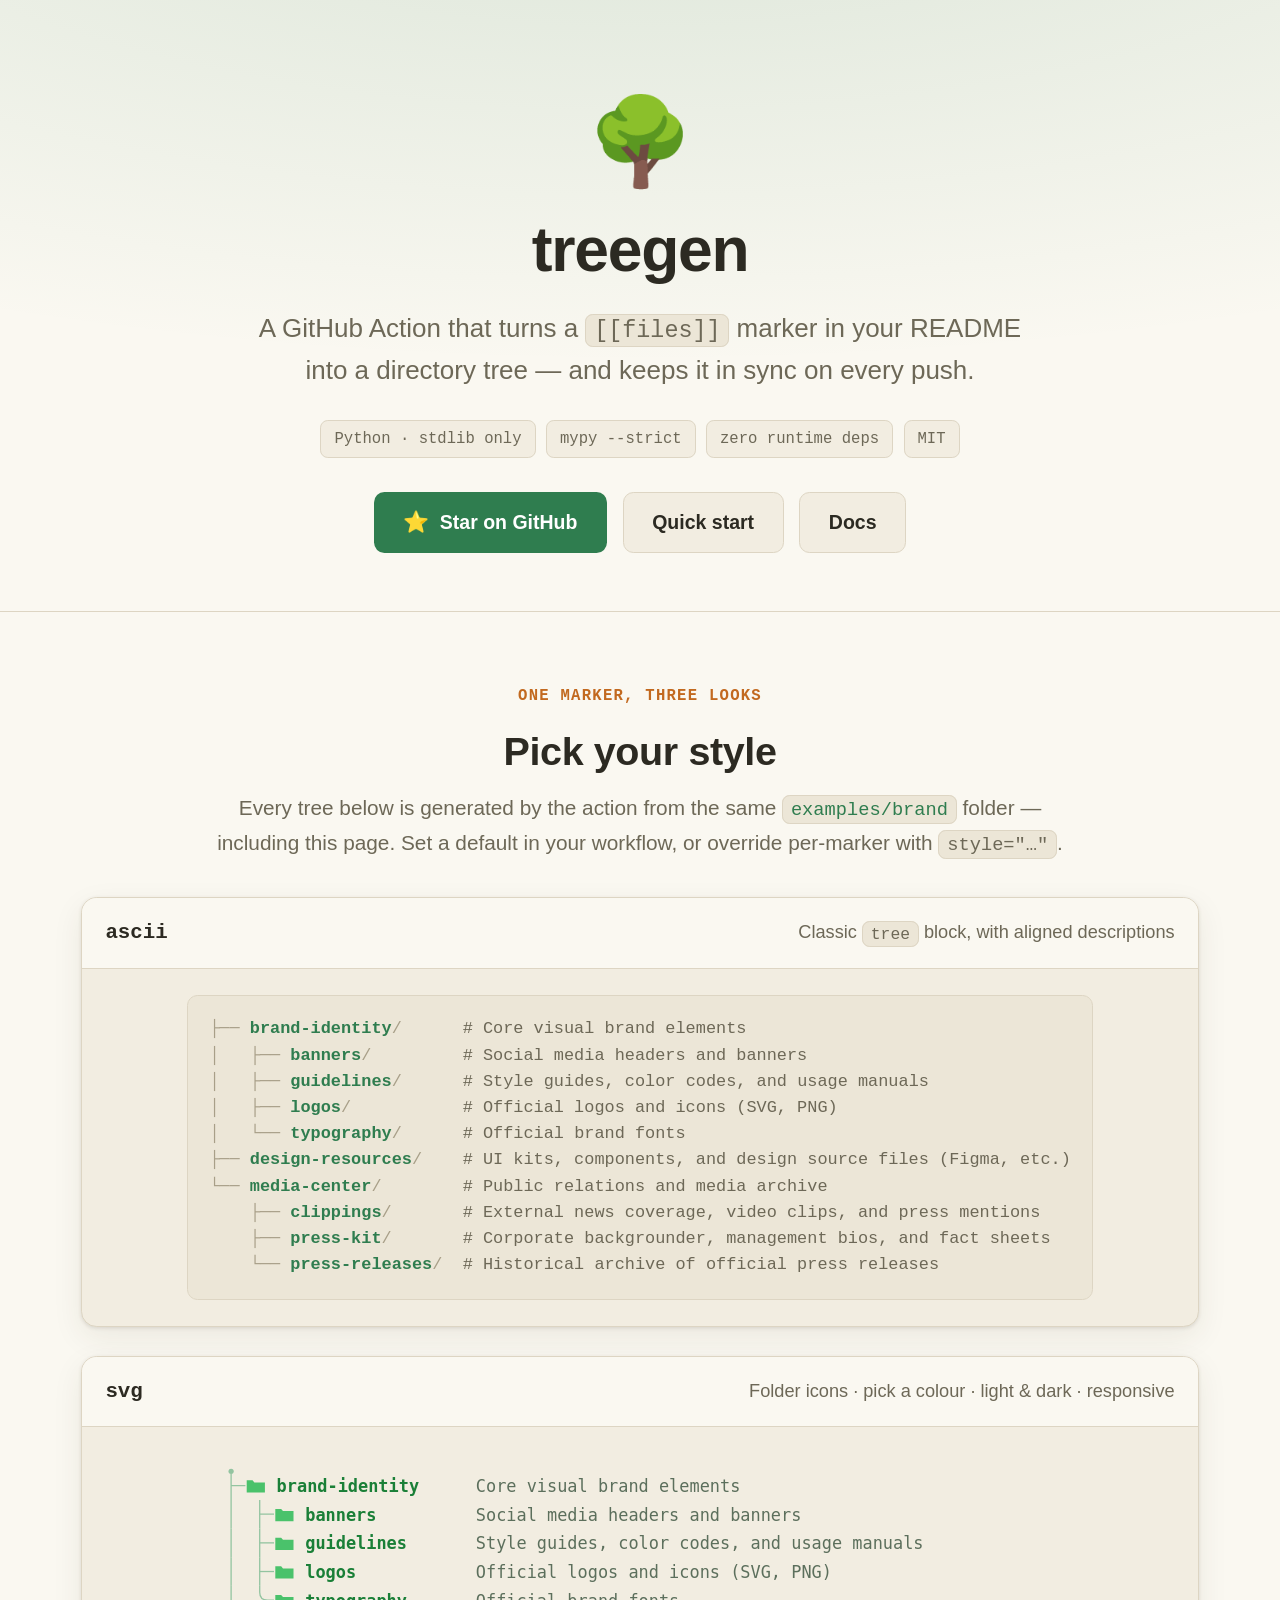
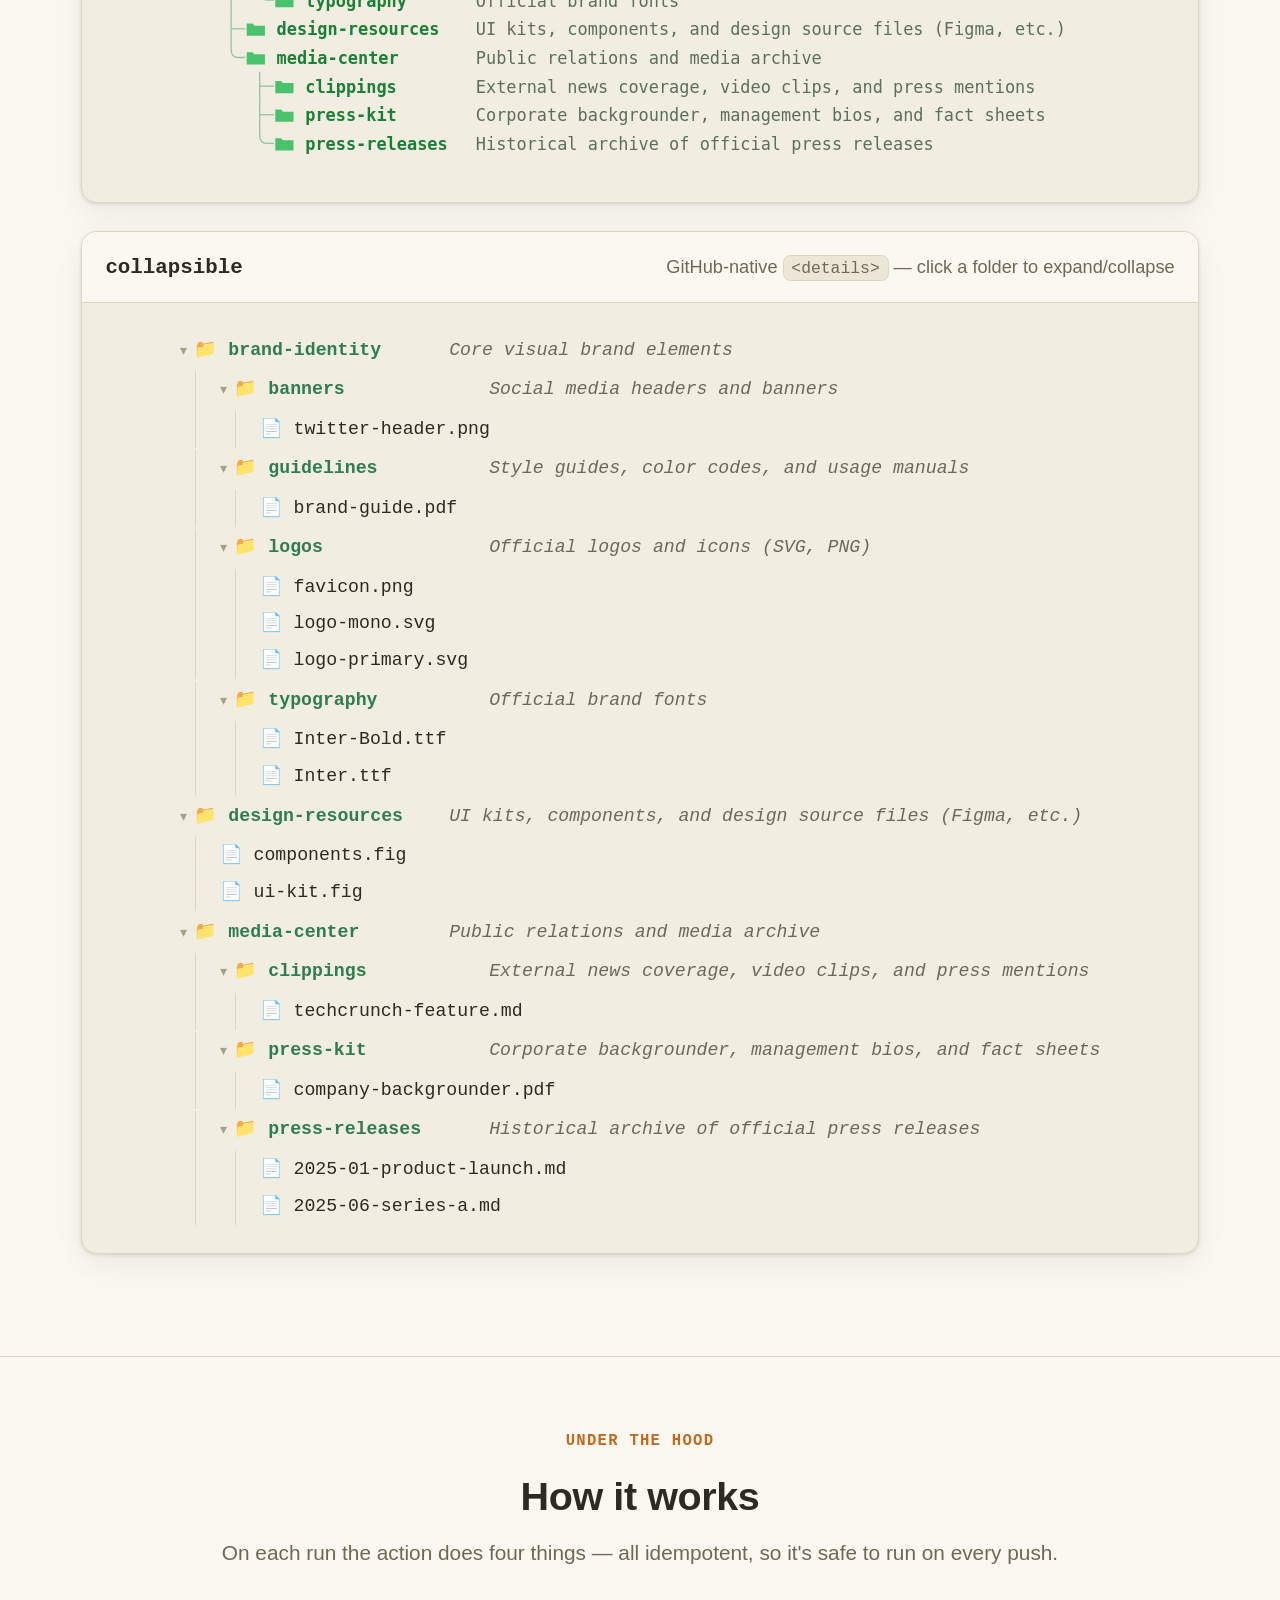
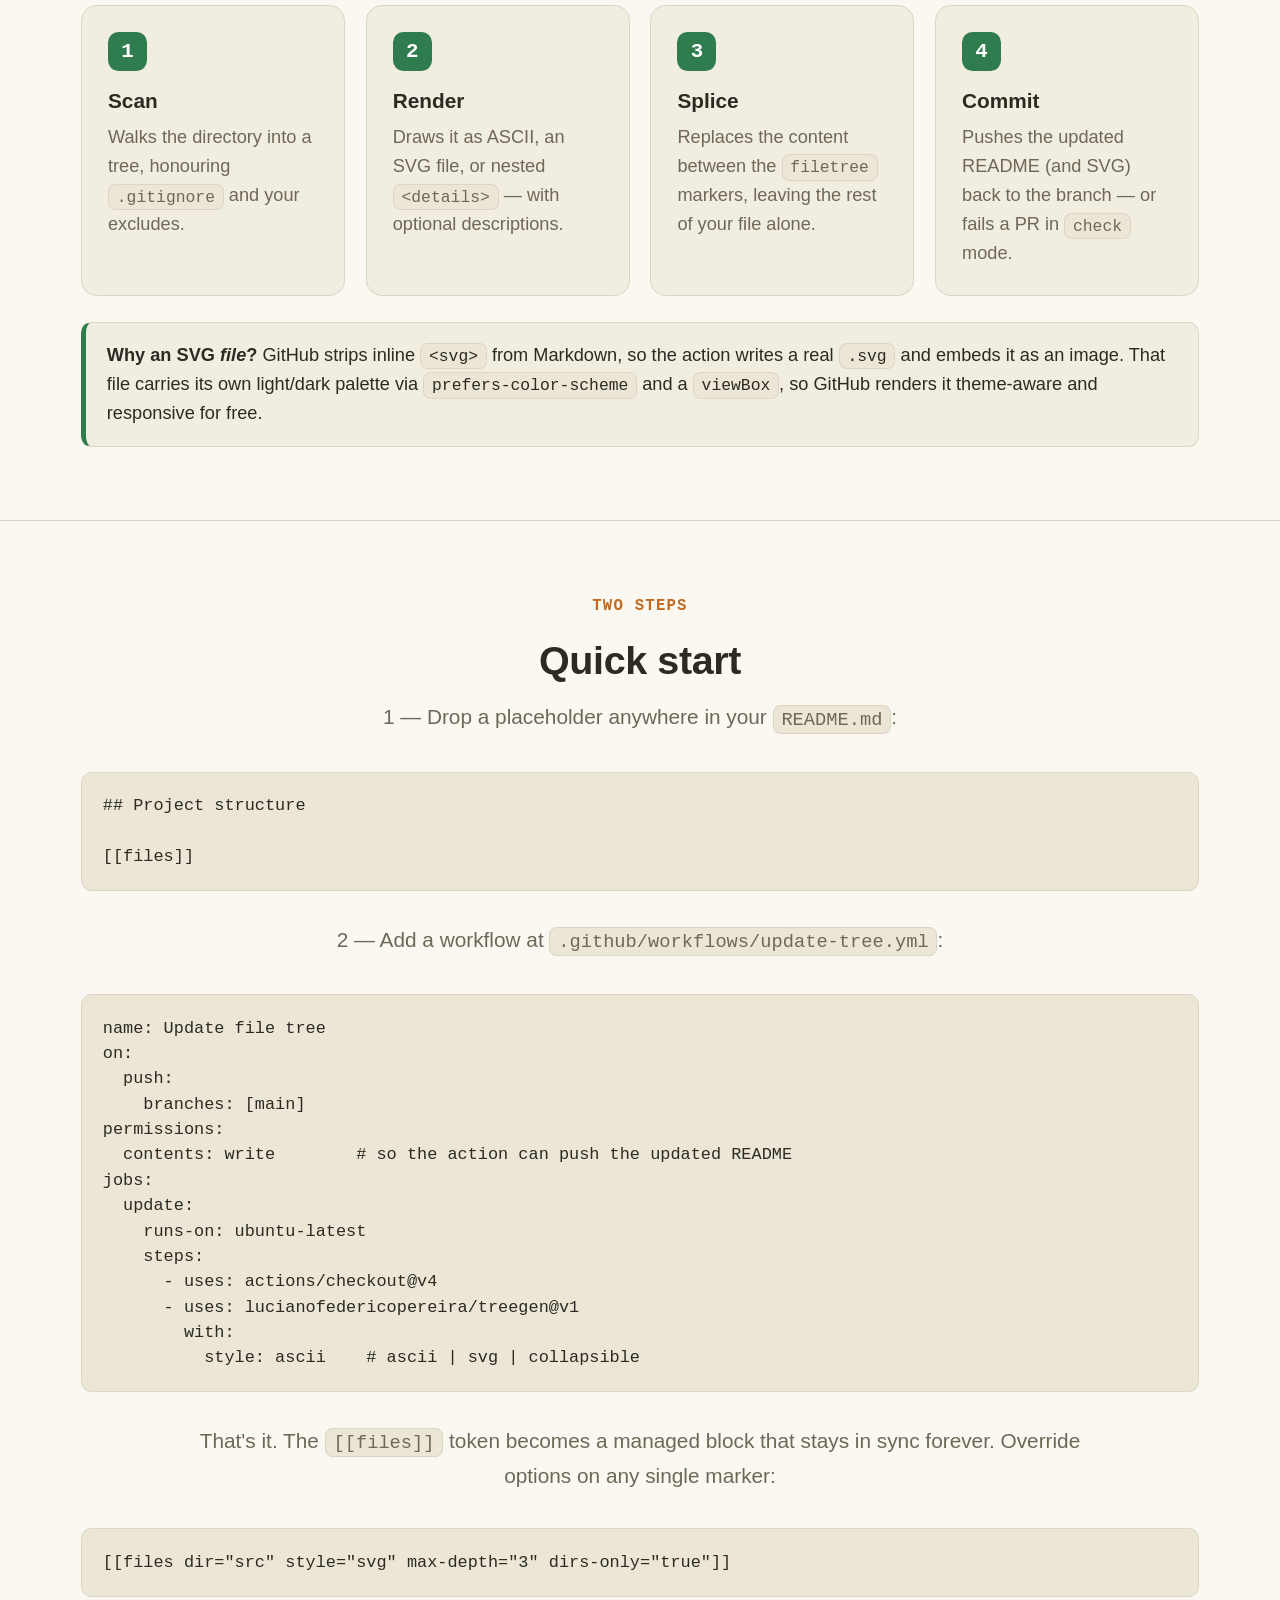
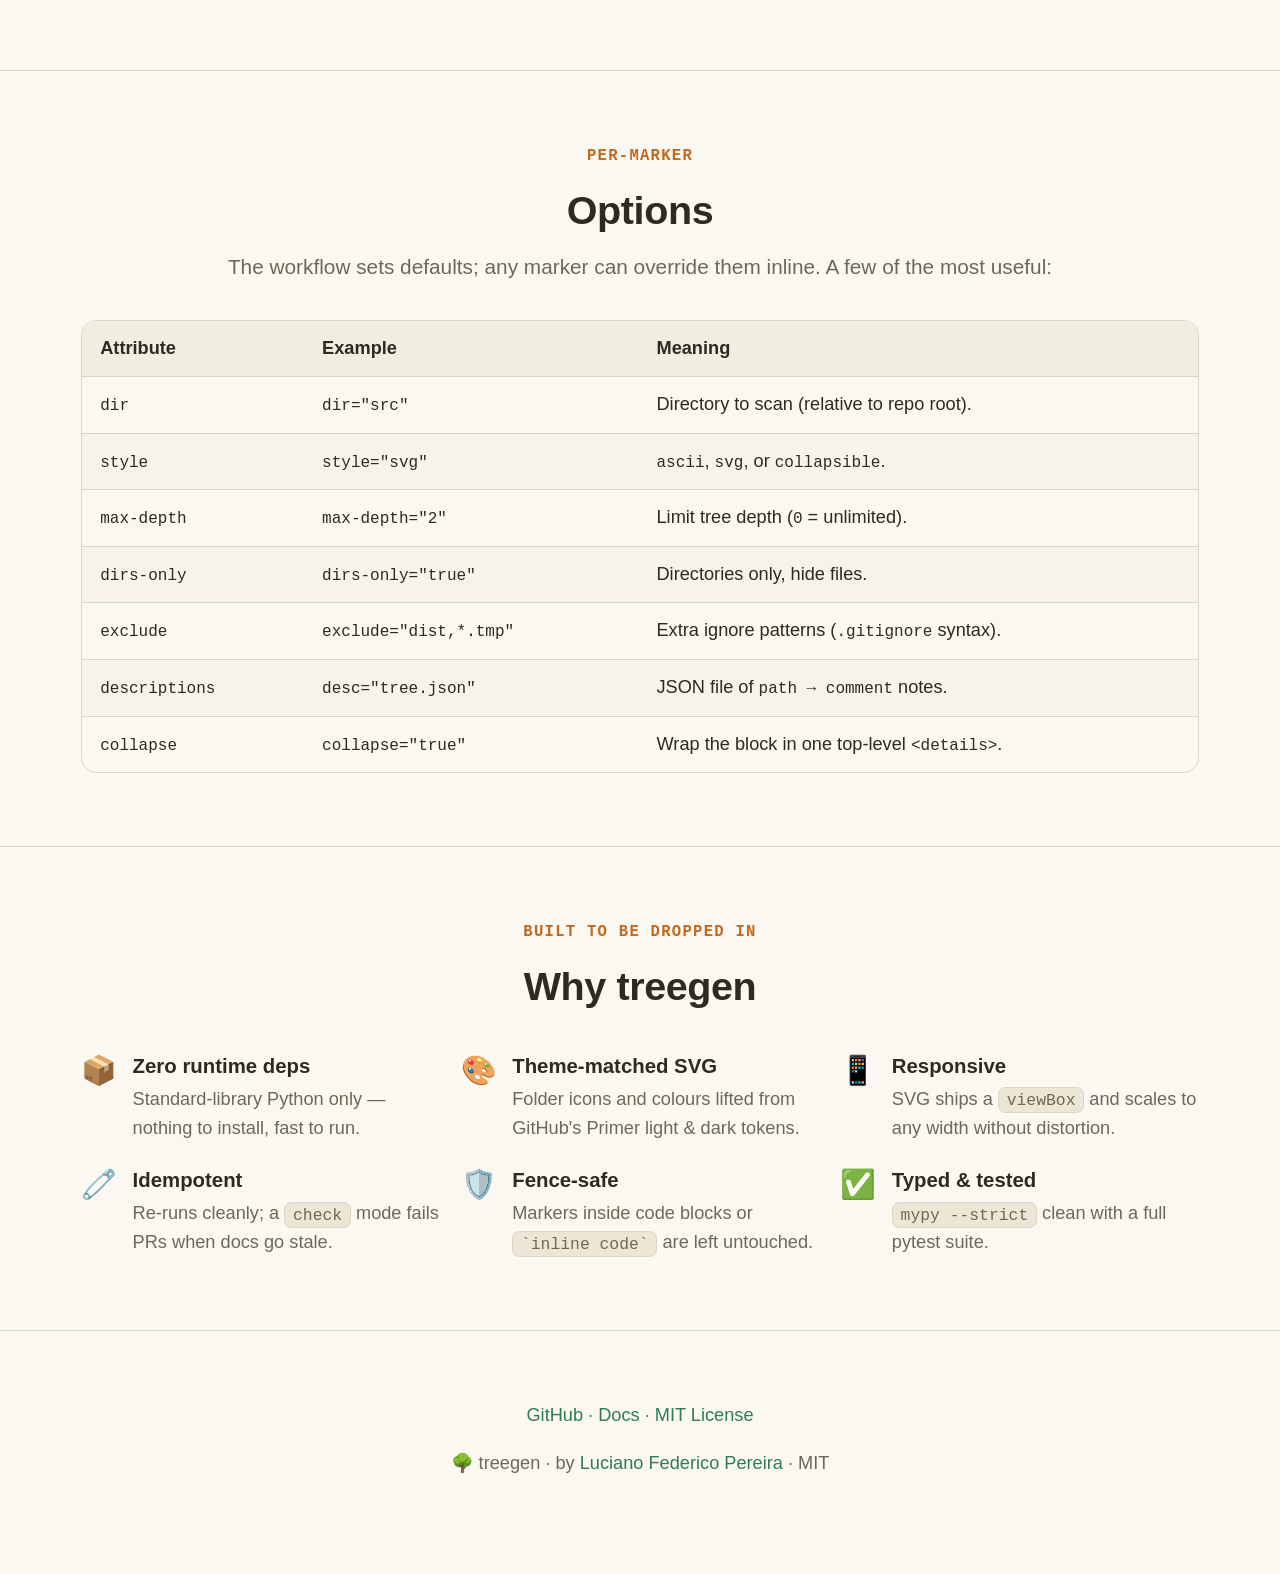
<file: index.html>
<!doctype html>
<html lang="en">
<head>
<meta charset="utf-8" />
<meta name="viewport" content="width=device-width, initial-scale=1" />
<meta name="color-scheme" content="light dark" />
<title>treegen — File Tree README Action</title>
<meta name="description" content="A GitHub Action that turns a [[files]] marker into a directory tree — ASCII, a themeable SVG with folder icons, or a collapsible details tree." />
<link rel="stylesheet" href="assets/site.css" />
</head>
<body>

<header class="hero">
  <div class="wrap">
    <div class="logo">🌳</div>
    <h1>treegen</h1>
    <p class="tagline">
      A GitHub Action that turns a <code class="inline">[[files]]</code> marker in your
      README into a directory tree — and keeps it in sync on every push.
    </p>
    <div class="badges">
      <span class="badge">Python · stdlib only</span>
      <span class="badge">mypy --strict</span>
      <span class="badge">zero runtime deps</span>
      <span class="badge">MIT</span>
    </div>
    <div class="cta">
      <a class="btn primary" href="https://github.com/lucianofedericopereira/treegen">
        <span class="star">⭐</span> Star on GitHub
      </a>
      <a class="btn ghost" href="#quick-start">Quick start</a>
      <a class="btn ghost" href="docs.html">Docs</a>
    </div>
  </div>
</header>

<section id="variants">
  <div class="wrap">
    <div class="eyebrow">One marker, three looks</div>
    <h2>Pick your style</h2>
    <p class="section-lead">
      Every tree below is generated by the action from the same
      <a href="https://github.com/lucianofedericopereira/treegen/tree/main/examples/brand"><code class="inline">examples/brand</code></a>
      folder — including this page. Set a default in your workflow, or override
      per-marker with <code class="inline">style="…"</code>.
    </p>

    <!-- ASCII -->
    <div class="variant">
      <div class="head">
        <span class="name">ascii</span>
        <span class="desc">Classic <code class="inline">tree</code> block, with aligned descriptions</span>
      </div>
      <div class="body">
<!-- filetree:start dir="examples/brand" descriptions="examples/brand/.filetree.json" dirs-only="true" -->
<pre class="filetree-ascii"><span class="ft-branch">├── </span><span class="ft-dir">brand-identity</span><span class="ft-slash">/</span>      <span class="ft-comment"># Core visual brand elements</span>
<span class="ft-branch">│   ├── </span><span class="ft-dir">banners</span><span class="ft-slash">/</span>         <span class="ft-comment"># Social media headers and banners</span>
<span class="ft-branch">│   ├── </span><span class="ft-dir">guidelines</span><span class="ft-slash">/</span>      <span class="ft-comment"># Style guides, color codes, and usage manuals</span>
<span class="ft-branch">│   ├── </span><span class="ft-dir">logos</span><span class="ft-slash">/</span>           <span class="ft-comment"># Official logos and icons (SVG, PNG)</span>
<span class="ft-branch">│   └── </span><span class="ft-dir">typography</span><span class="ft-slash">/</span>      <span class="ft-comment"># Official brand fonts</span>
<span class="ft-branch">├── </span><span class="ft-dir">design-resources</span><span class="ft-slash">/</span>    <span class="ft-comment"># UI kits, components, and design source files (Figma, etc.)</span>
<span class="ft-branch">└── </span><span class="ft-dir">media-center</span><span class="ft-slash">/</span>        <span class="ft-comment"># Public relations and media archive</span>
<span class="ft-branch">    ├── </span><span class="ft-dir">clippings</span><span class="ft-slash">/</span>       <span class="ft-comment"># External news coverage, video clips, and press mentions</span>
<span class="ft-branch">    ├── </span><span class="ft-dir">press-kit</span><span class="ft-slash">/</span>       <span class="ft-comment"># Corporate backgrounder, management bios, and fact sheets</span>
<span class="ft-branch">    └── </span><span class="ft-dir">press-releases</span><span class="ft-slash">/</span>  <span class="ft-comment"># Historical archive of official press releases</span></pre>
<!-- filetree:end -->
      </div>
    </div>

    <!-- SVG -->
    <div class="variant">
      <div class="head">
        <span class="name">svg</span>
        <span class="desc">Folder icons · pick a colour · light &amp; dark · responsive</span>
      </div>
      <div class="body">
<!-- filetree:start dir="examples/brand" descriptions="examples/brand/.filetree.json" dirs-only="true" style="svg" color="green" background="transparent" svg-output="assets/example-tree-green.svg" title="Brand assets" -->
<img class="filetree-svg" src="assets/example-tree-green.svg" alt="Brand assets" />
<!-- filetree:end -->
      </div>
    </div>

    <!-- COLLAPSIBLE -->
    <div class="variant">
      <div class="head">
        <span class="name">collapsible</span>
        <span class="desc">GitHub-native <code class="inline">&lt;details&gt;</code> — click a folder to expand/collapse</span>
      </div>
      <div class="body">
        <div class="tree-details">
<!-- filetree:start dir="examples/brand" descriptions="examples/brand/.filetree.json" exclude=".filetree.json" style="collapsible" -->
<details open>
<summary><span class="ft-name">📁 <strong>brand-identity</strong></span> <em class="ft-note">Core visual brand elements</em></summary>
  <details open>
  <summary><span class="ft-name">📁 <strong>banners</strong></span> <em class="ft-note">Social media headers and banners</em></summary>
    <ul>
      <li><span class="ft-name">📄 twitter-header.png</span></li>
    </ul>
  </details>
  <details open>
  <summary><span class="ft-name">📁 <strong>guidelines</strong></span> <em class="ft-note">Style guides, color codes, and usage manuals</em></summary>
    <ul>
      <li><span class="ft-name">📄 brand-guide.pdf</span></li>
    </ul>
  </details>
  <details open>
  <summary><span class="ft-name">📁 <strong>logos</strong></span> <em class="ft-note">Official logos and icons (SVG, PNG)</em></summary>
    <ul>
      <li><span class="ft-name">📄 favicon.png</span></li>
      <li><span class="ft-name">📄 logo-mono.svg</span></li>
      <li><span class="ft-name">📄 logo-primary.svg</span></li>
    </ul>
  </details>
  <details open>
  <summary><span class="ft-name">📁 <strong>typography</strong></span> <em class="ft-note">Official brand fonts</em></summary>
    <ul>
      <li><span class="ft-name">📄 Inter-Bold.ttf</span></li>
      <li><span class="ft-name">📄 Inter.ttf</span></li>
    </ul>
  </details>
</details>
<details open>
<summary><span class="ft-name">📁 <strong>design-resources</strong></span> <em class="ft-note">UI kits, components, and design source files (Figma, etc.)</em></summary>
  <ul>
    <li><span class="ft-name">📄 components.fig</span></li>
    <li><span class="ft-name">📄 ui-kit.fig</span></li>
  </ul>
</details>
<details open>
<summary><span class="ft-name">📁 <strong>media-center</strong></span> <em class="ft-note">Public relations and media archive</em></summary>
  <details open>
  <summary><span class="ft-name">📁 <strong>clippings</strong></span> <em class="ft-note">External news coverage, video clips, and press mentions</em></summary>
    <ul>
      <li><span class="ft-name">📄 techcrunch-feature.md</span></li>
    </ul>
  </details>
  <details open>
  <summary><span class="ft-name">📁 <strong>press-kit</strong></span> <em class="ft-note">Corporate backgrounder, management bios, and fact sheets</em></summary>
    <ul>
      <li><span class="ft-name">📄 company-backgrounder.pdf</span></li>
    </ul>
  </details>
  <details open>
  <summary><span class="ft-name">📁 <strong>press-releases</strong></span> <em class="ft-note">Historical archive of official press releases</em></summary>
    <ul>
      <li><span class="ft-name">📄 2025-01-product-launch.md</span></li>
      <li><span class="ft-name">📄 2025-06-series-a.md</span></li>
    </ul>
  </details>
</details>
<!-- filetree:end -->
        </div>
      </div>
    </div>
  </div>
</section>

<section id="how">
  <div class="wrap">
    <div class="eyebrow">Under the hood</div>
    <h2>How it works</h2>
    <p class="section-lead">On each run the action does four things — all idempotent, so it's safe to run on every push.</p>
    <div class="steps">
      <div class="step">
        <div class="n">1</div>
        <h3>Scan</h3>
        <p>Walks the directory into a tree, honouring <code class="inline">.gitignore</code> and your excludes.</p>
      </div>
      <div class="step">
        <div class="n">2</div>
        <h3>Render</h3>
        <p>Draws it as ASCII, an SVG file, or nested <code class="inline">&lt;details&gt;</code> — with optional descriptions.</p>
      </div>
      <div class="step">
        <div class="n">3</div>
        <h3>Splice</h3>
        <p>Replaces the content between the <code class="inline">filetree</code> markers, leaving the rest of your file alone.</p>
      </div>
      <div class="step">
        <div class="n">4</div>
        <h3>Commit</h3>
        <p>Pushes the updated README (and SVG) back to the branch — or fails a PR in <code class="inline">check</code> mode.</p>
      </div>
    </div>
    <div class="callout">
      <strong>Why an SVG <em>file</em>?</strong> GitHub strips inline <code class="inline">&lt;svg&gt;</code> from Markdown,
      so the action writes a real <code class="inline">.svg</code> and embeds it as an image. That file carries its own
      light/dark palette via <code class="inline">prefers-color-scheme</code> and a <code class="inline">viewBox</code>,
      so GitHub renders it theme-aware and responsive for free.
    </div>
  </div>
</section>

<section id="quick-start">
  <div class="wrap">
    <div class="eyebrow">Two steps</div>
    <h2>Quick start</h2>
    <p class="section-lead">1 — Drop a placeholder anywhere in your <code class="inline">README.md</code>:</p>
<pre>## Project structure

[[files]]</pre>
    <p class="section-lead" style="margin-top:24px">2 — Add a workflow at <code class="inline">.github/workflows/update-tree.yml</code>:</p>
<pre>name: Update file tree
on:
  push:
    branches: [main]
permissions:
  contents: write        # so the action can push the updated README
jobs:
  update:
    runs-on: ubuntu-latest
    steps:
      - uses: actions/checkout@v4
      - uses: lucianofedericopereira/treegen@v1
        with:
          style: ascii    # ascii | svg | collapsible</pre>
    <p class="section-lead" style="margin-top:24px">
      That's it. The <code class="inline">[[files]]</code> token becomes a managed block that stays in sync forever.
      Override options on any single marker:
    </p>
<pre>[[files dir="src" style="svg" max-depth="3" dirs-only="true"]]</pre>
  </div>
</section>

<section id="options">
  <div class="wrap">
    <div class="eyebrow">Per-marker</div>
    <h2>Options</h2>
    <p class="section-lead">The workflow sets defaults; any marker can override them inline. A few of the most useful:</p>
    <div class="table-scroll">
      <table>
        <thead>
          <tr><th>Attribute</th><th>Example</th><th>Meaning</th></tr>
        </thead>
        <tbody>
          <tr><td><code>dir</code></td><td><code>dir="src"</code></td><td>Directory to scan (relative to repo root).</td></tr>
          <tr><td><code>style</code></td><td><code>style="svg"</code></td><td><code>ascii</code>, <code>svg</code>, or <code>collapsible</code>.</td></tr>
          <tr><td><code>max-depth</code></td><td><code>max-depth="2"</code></td><td>Limit tree depth (<code>0</code> = unlimited).</td></tr>
          <tr><td><code>dirs-only</code></td><td><code>dirs-only="true"</code></td><td>Directories only, hide files.</td></tr>
          <tr><td><code>exclude</code></td><td><code>exclude="dist,*.tmp"</code></td><td>Extra ignore patterns (<code>.gitignore</code> syntax).</td></tr>
          <tr><td><code>descriptions</code></td><td><code>desc="tree.json"</code></td><td>JSON file of <code>path → comment</code> notes.</td></tr>
          <tr><td><code>collapse</code></td><td><code>collapse="true"</code></td><td>Wrap the block in one top-level <code>&lt;details&gt;</code>.</td></tr>
        </tbody>
      </table>
    </div>
  </div>
</section>

<section id="features">
  <div class="wrap">
    <div class="eyebrow">Built to be dropped in</div>
    <h2>Why treegen</h2>
    <div class="features" style="margin-top:24px">
      <div class="feature"><div class="ic">📦</div><div><h3>Zero runtime deps</h3><p>Standard-library Python only — nothing to install, fast to run.</p></div></div>
      <div class="feature"><div class="ic">🎨</div><div><h3>Theme-matched SVG</h3><p>Folder icons and colours lifted from GitHub's Primer light &amp; dark tokens.</p></div></div>
      <div class="feature"><div class="ic">📱</div><div><h3>Responsive</h3><p>SVG ships a <code class="inline">viewBox</code> and scales to any width without distortion.</p></div></div>
      <div class="feature"><div class="ic">🧷</div><div><h3>Idempotent</h3><p>Re-runs cleanly; a <code class="inline">check</code> mode fails PRs when docs go stale.</p></div></div>
      <div class="feature"><div class="ic">🛡️</div><div><h3>Fence-safe</h3><p>Markers inside code blocks or <code class="inline">`inline code`</code> are left untouched.</p></div></div>
      <div class="feature"><div class="ic">✅</div><div><h3>Typed &amp; tested</h3><p><code class="inline">mypy --strict</code> clean with a full pytest suite.</p></div></div>
    </div>
  </div>
</section>

<footer>
  <div class="wrap">
    <p>
      <a href="https://github.com/lucianofedericopereira/treegen">GitHub</a> ·
      <a href="docs.html">Docs</a> ·
      <a href="https://github.com/lucianofedericopereira/treegen/blob/main/LICENSE">MIT License</a>
    </p>
    <p class="muted">🌳 treegen · by <a href="https://github.com/lucianofedericopereira">Luciano Federico Pereira</a> · MIT</p>
  </div>
</footer>

</body>
</html>
</file>
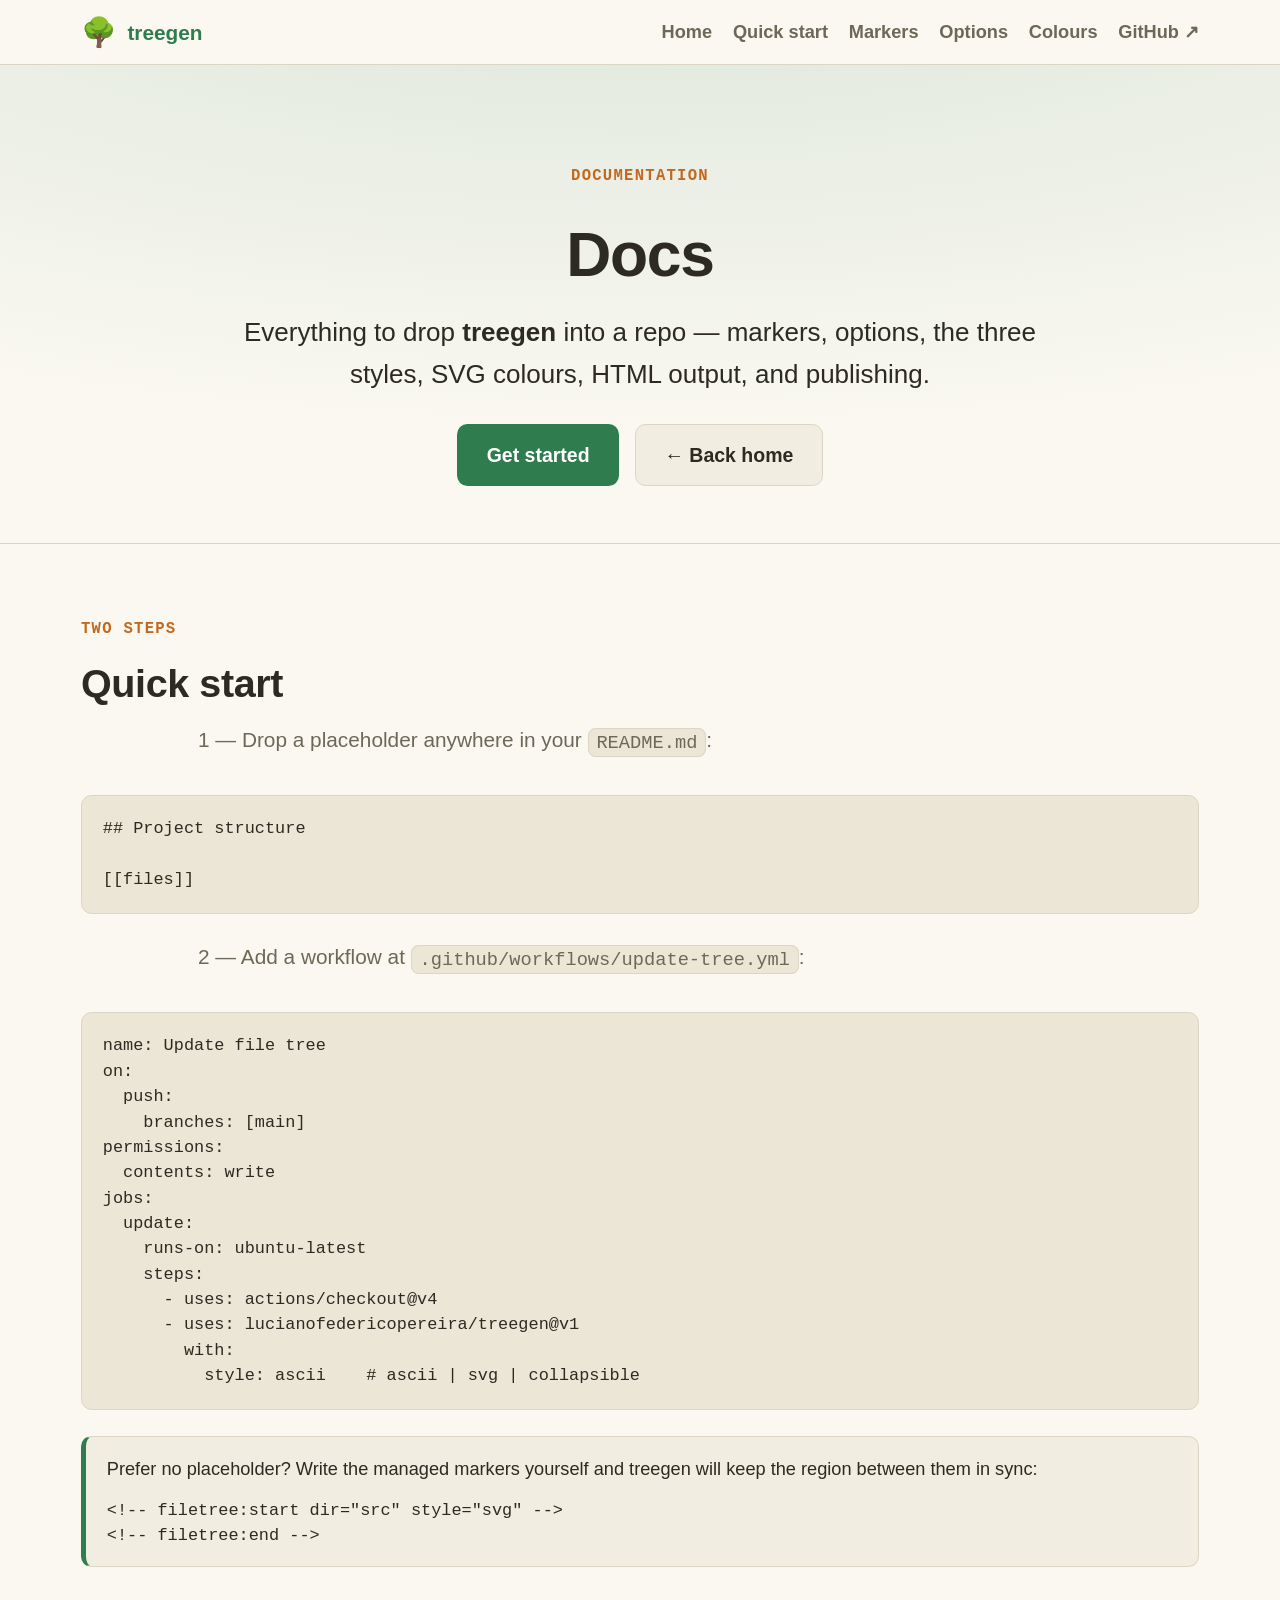
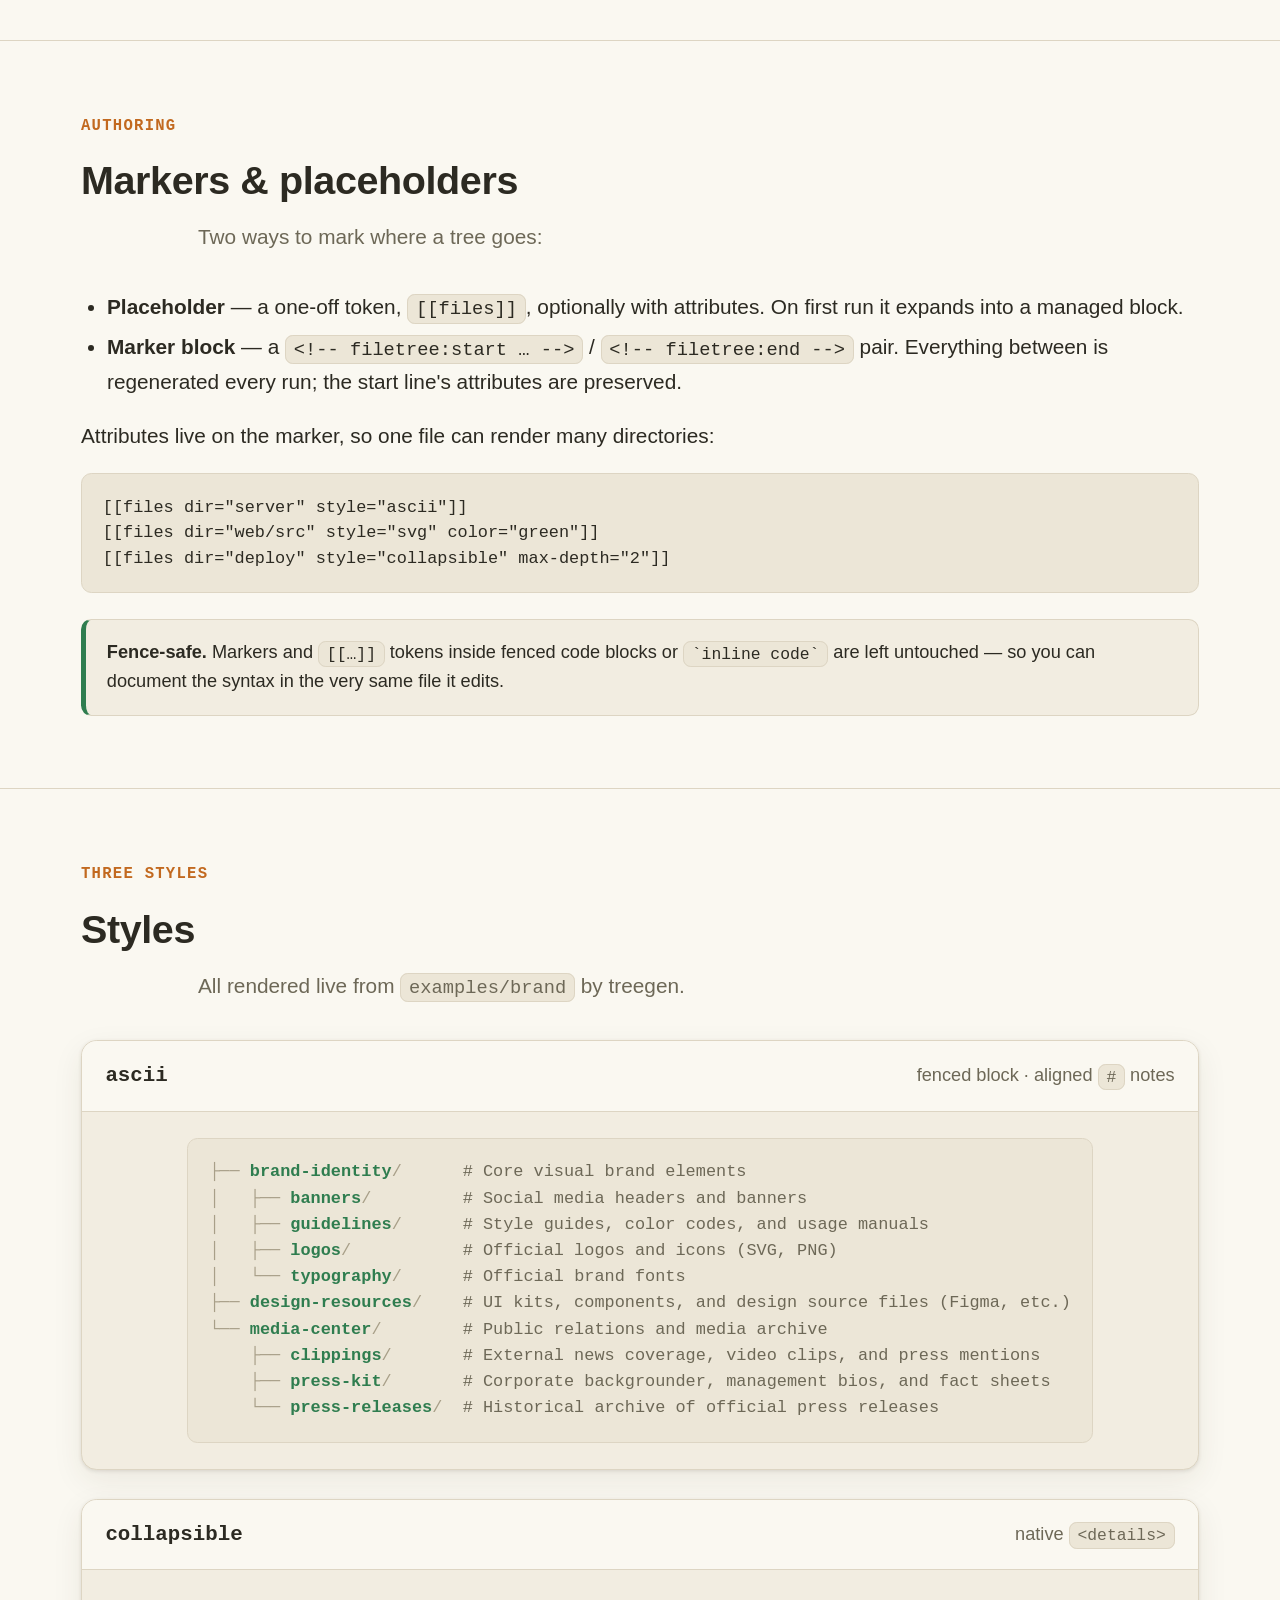
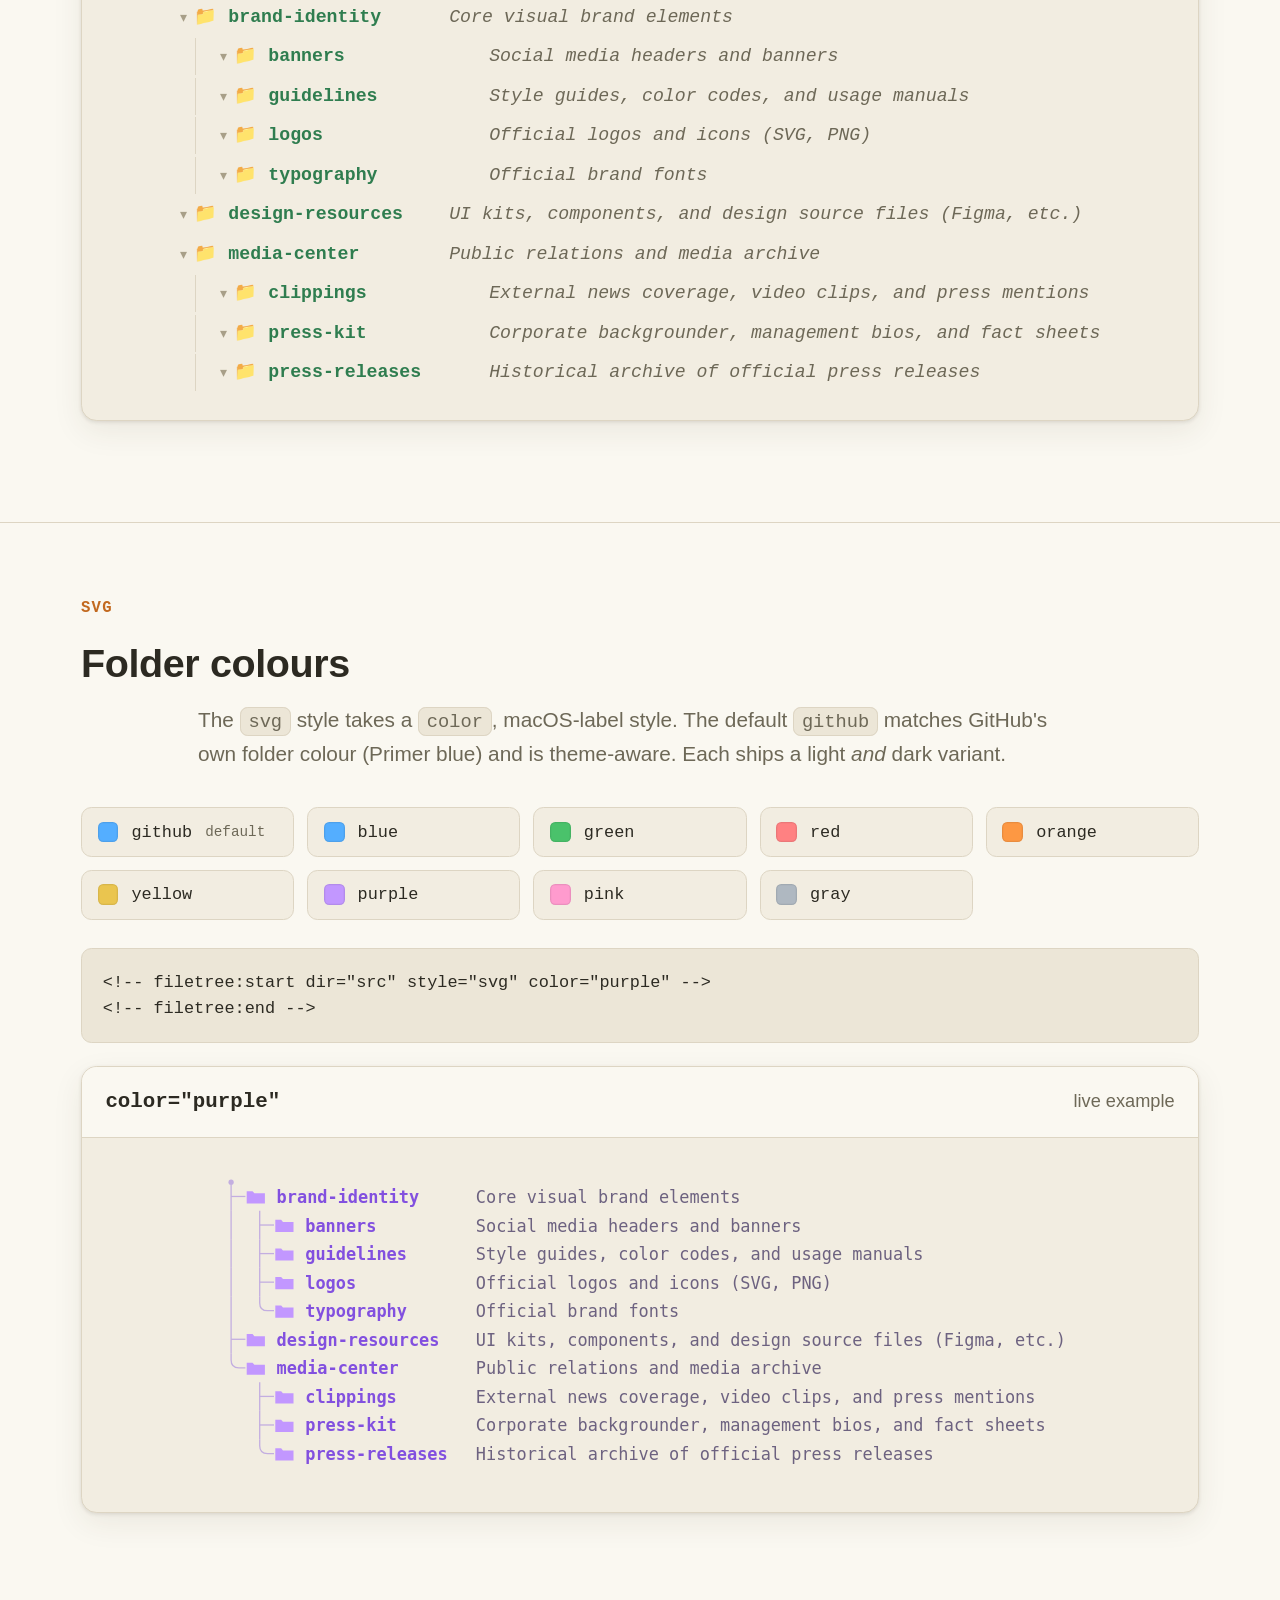
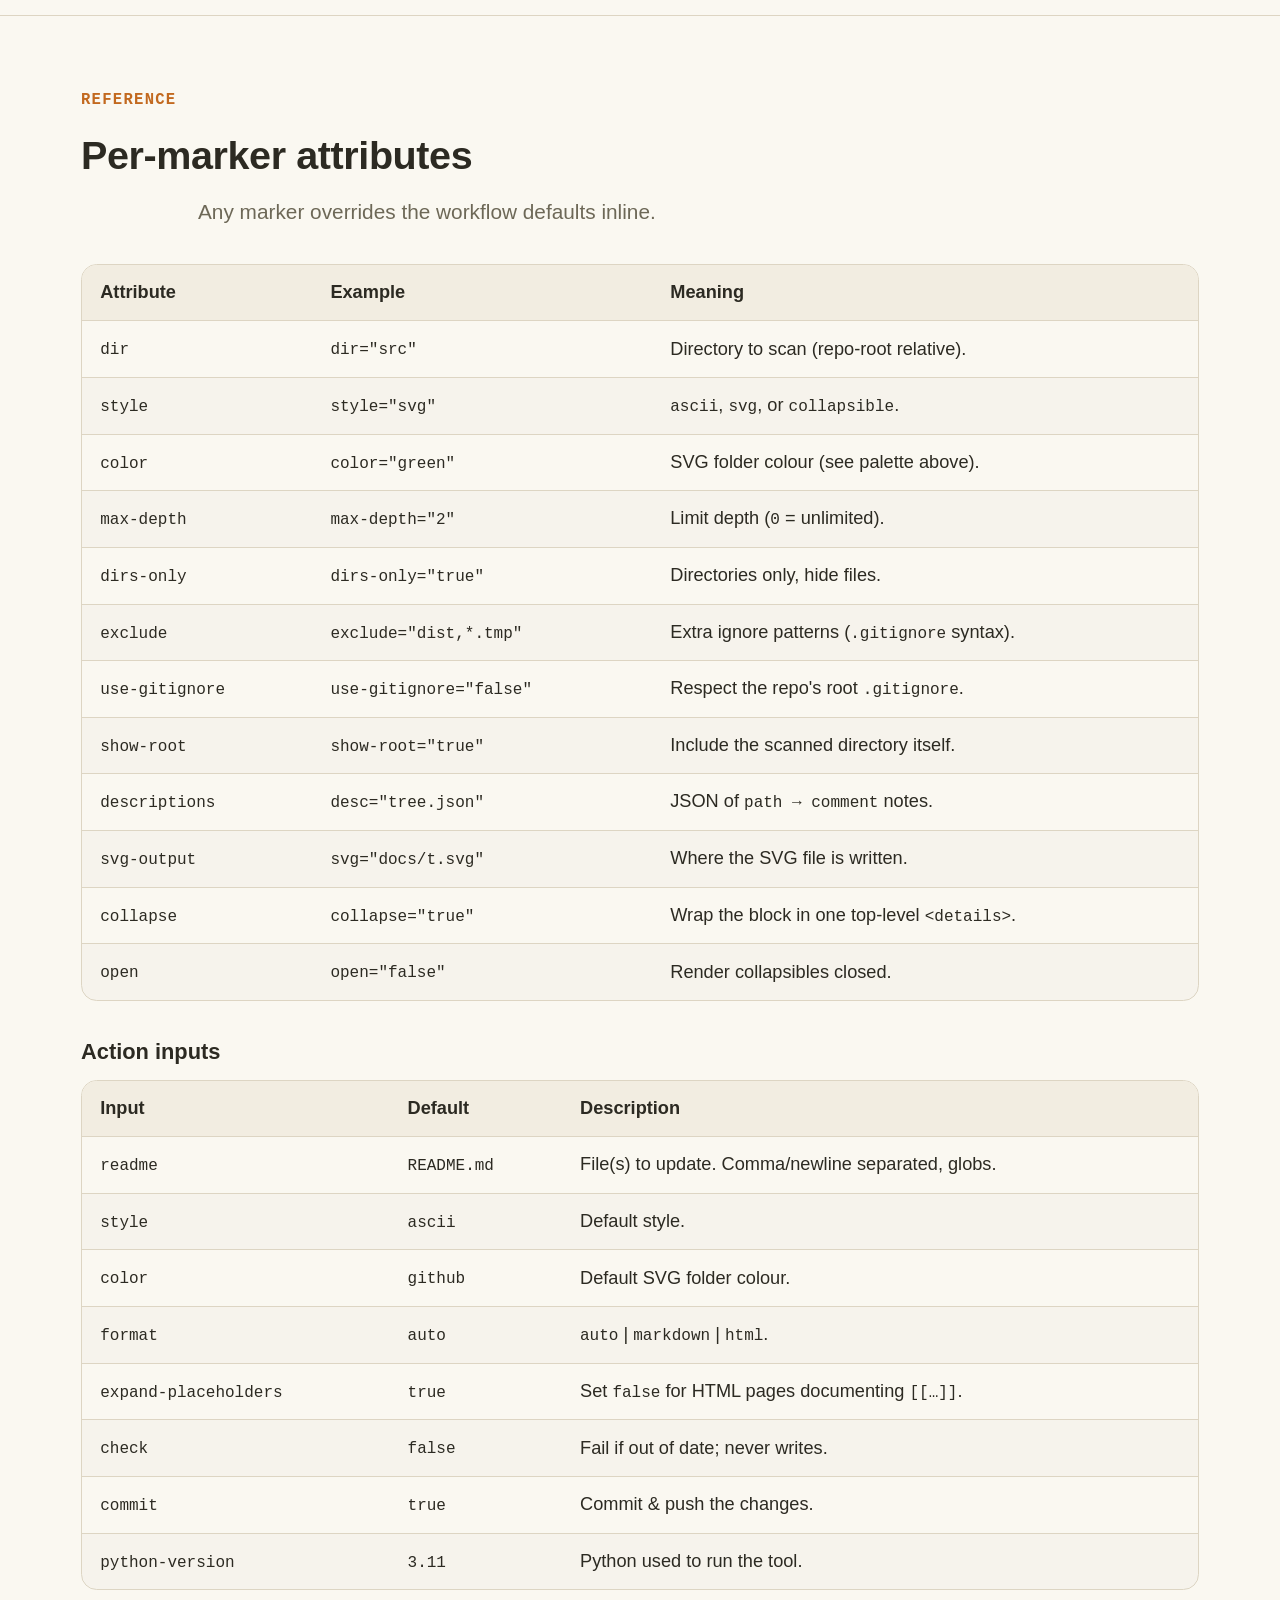
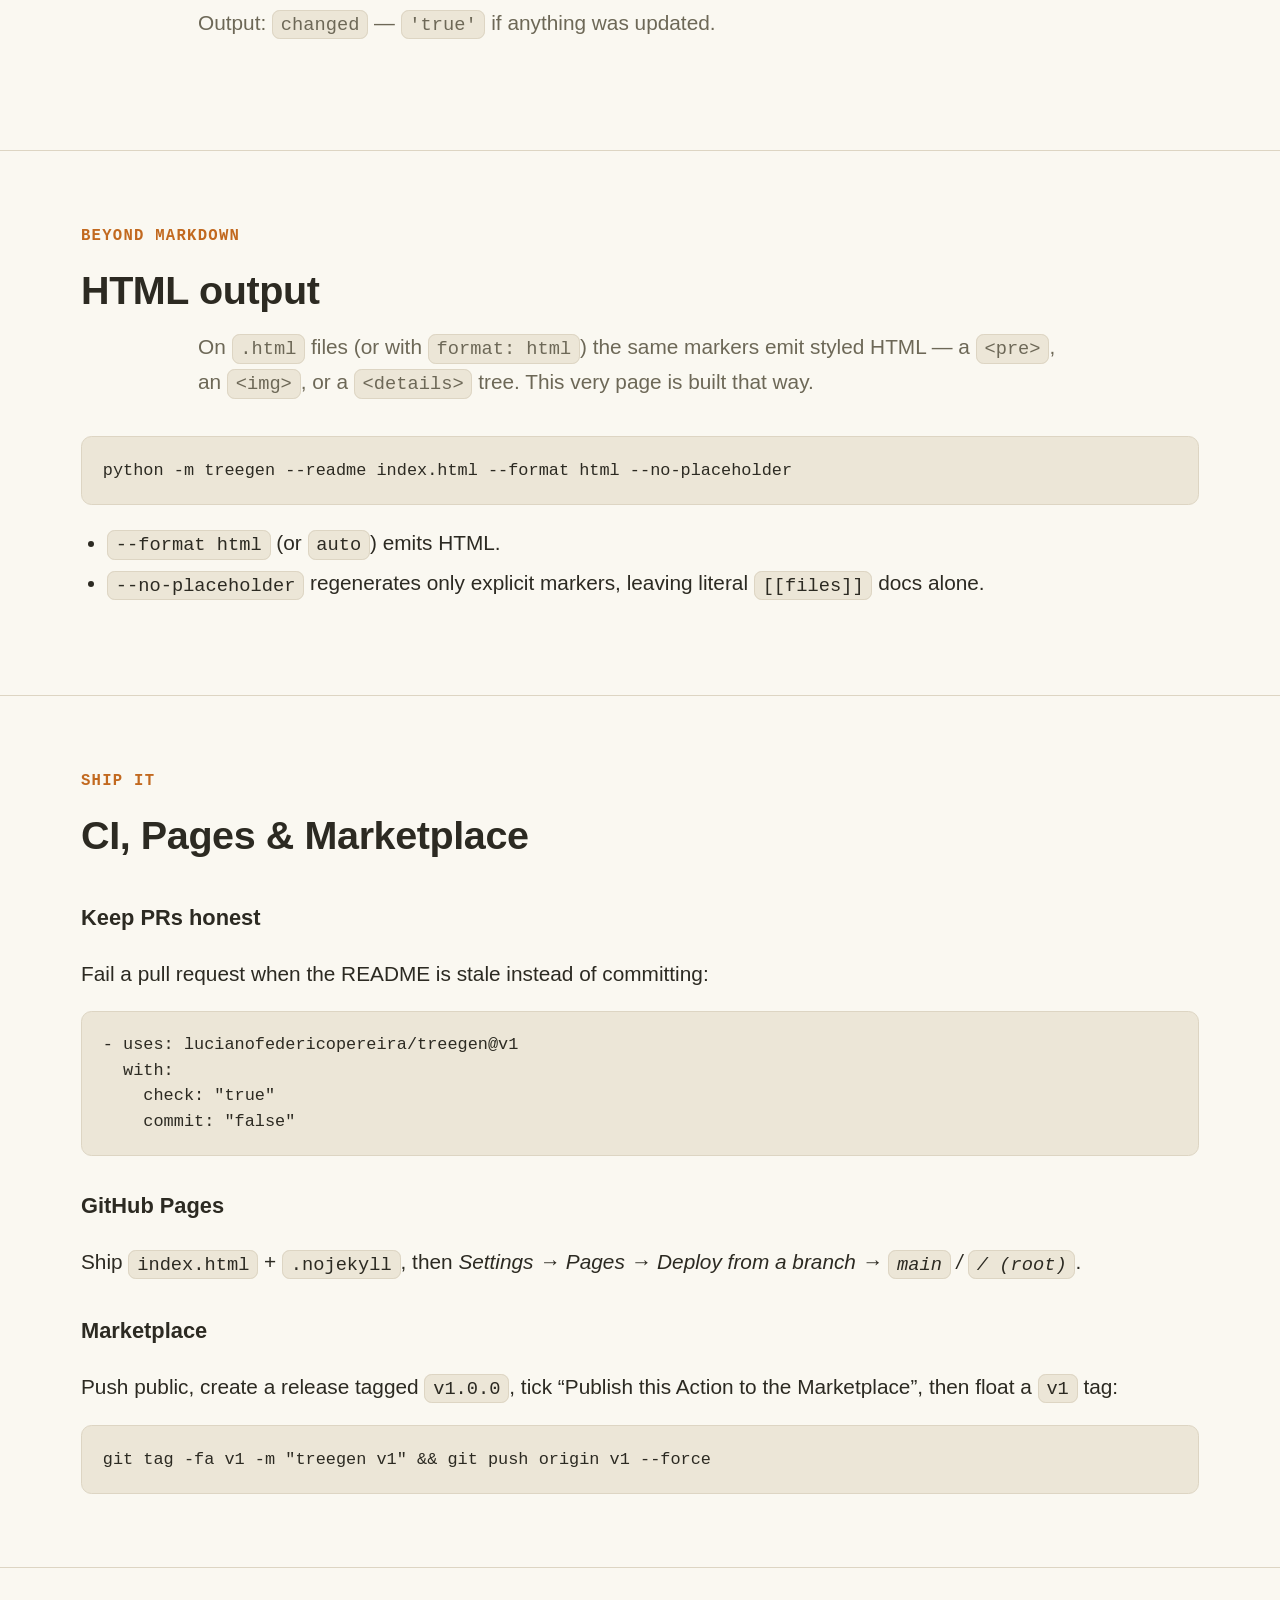
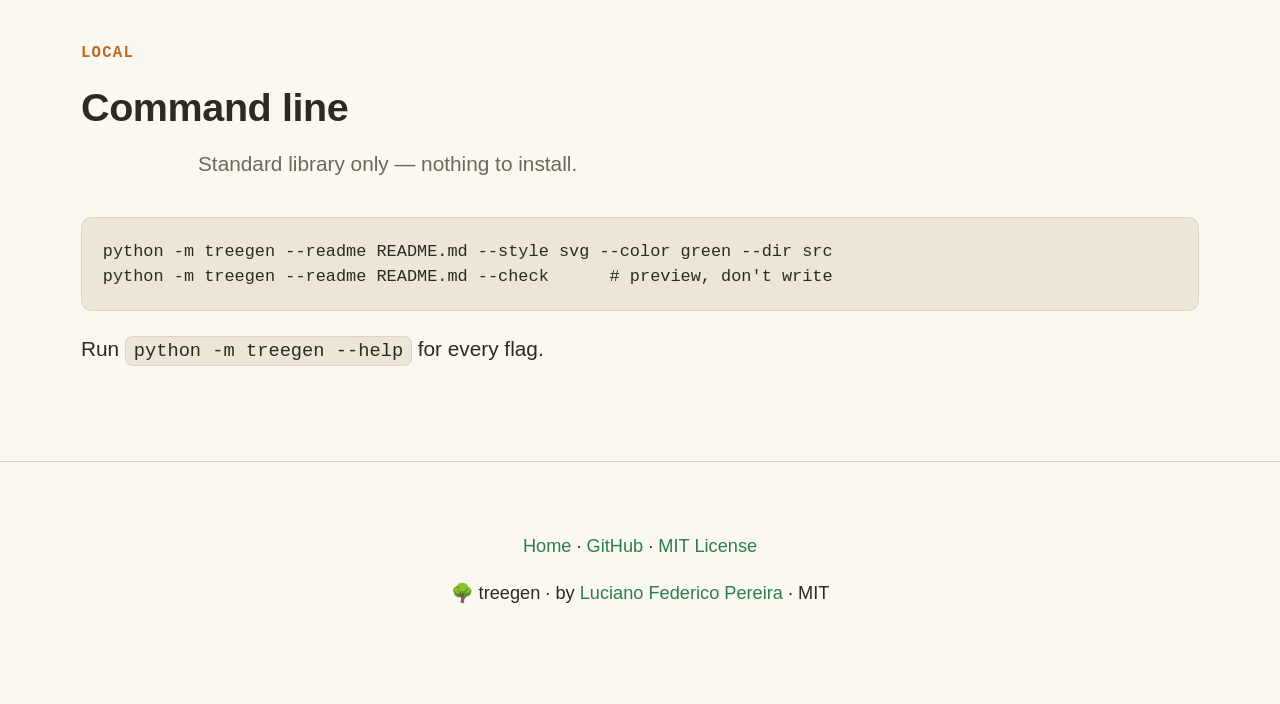
<file: docs.html>
<!doctype html>
<html lang="en">
<head>
<meta charset="utf-8" />
<meta name="viewport" content="width=device-width, initial-scale=1" />
<meta name="color-scheme" content="light dark" />
<title>treegen — Documentation</title>
<meta name="description" content="treegen documentation: markers, options, styles, SVG colours, HTML output, CI, and Marketplace publishing." />
<link rel="stylesheet" href="assets/site.css" />
</head>
<body class="doc">

<nav class="nav">
  <div class="wrap">
    <a class="brand" href="index.html"><span class="logo">🌳</span> treegen</a>
    <span class="spacer"></span>
    <a class="link" href="index.html">Home</a>
    <a class="link" href="#quick-start">Quick start</a>
    <a class="link" href="#markers">Markers</a>
    <a class="link" href="#options">Options</a>
    <a class="link" href="#colors">Colours</a>
    <a class="link" href="https://github.com/lucianofedericopereira/treegen">GitHub ↗</a>
  </div>
</nav>

<header class="hero">
  <div class="wrap">
    <div class="eyebrow">Documentation</div>
    <h1>Docs</h1>
    <p class="tagline">
      Everything to drop <strong>treegen</strong> into a repo — markers, options,
      the three styles, SVG colours, HTML output, and publishing.
    </p>
    <div class="cta">
      <a class="btn primary" href="#quick-start">Get started</a>
      <a class="btn ghost" href="index.html">← Back home</a>
    </div>
  </div>
</header>

<!-- ===================== QUICK START ===================== -->
<section id="quick-start">
  <div class="wrap">
    <div class="eyebrow">Two steps</div>
    <h2>Quick start</h2>
    <p class="section-lead">1 — Drop a placeholder anywhere in your <code class="inline">README.md</code>:</p>
<pre>## Project structure

[[files]]</pre>
    <p class="section-lead" style="margin-top:20px">2 — Add a workflow at <code class="inline">.github/workflows/update-tree.yml</code>:</p>
<pre>name: Update file tree
on:
  push:
    branches: [main]
permissions:
  contents: write
jobs:
  update:
    runs-on: ubuntu-latest
    steps:
      - uses: actions/checkout@v4
      - uses: lucianofedericopereira/treegen@v1
        with:
          style: ascii    # ascii | svg | collapsible</pre>
    <div class="callout">
      Prefer no placeholder? Write the managed markers yourself and treegen will
      keep the region between them in sync:
<pre style="margin-top:10px;background:transparent;border:0;padding:0">&lt;!-- filetree:start dir="src" style="svg" --&gt;
&lt;!-- filetree:end --&gt;</pre>
    </div>
  </div>
</section>

<!-- ===================== MARKERS ===================== -->
<section id="markers">
  <div class="wrap">
    <div class="eyebrow">Authoring</div>
    <h2>Markers &amp; placeholders</h2>
    <p class="section-lead">Two ways to mark where a tree goes:</p>
    <ul>
      <li><strong>Placeholder</strong> — a one-off token, <code class="inline">[[files]]</code>,
        optionally with attributes. On first run it expands into a managed block.</li>
      <li><strong>Marker block</strong> — a
        <code class="inline">&lt;!-- filetree:start … --&gt;</code> /
        <code class="inline">&lt;!-- filetree:end --&gt;</code> pair. Everything between
        is regenerated every run; the start line's attributes are preserved.</li>
    </ul>
    <p>Attributes live on the marker, so one file can render many directories:</p>
<pre>[[files dir="server" style="ascii"]]
[[files dir="web/src" style="svg" color="green"]]
[[files dir="deploy" style="collapsible" max-depth="2"]]</pre>
    <div class="callout">
      <strong>Fence-safe.</strong> Markers and <code class="inline">[[…]]</code> tokens inside
      fenced code blocks or <code class="inline">`inline code`</code> are left untouched — so you
      can document the syntax in the very same file it edits.
    </div>
  </div>
</section>

<!-- ===================== STYLES (live) ===================== -->
<section id="styles">
  <div class="wrap">
    <div class="eyebrow">Three styles</div>
    <h2>Styles</h2>
    <p class="section-lead">All rendered live from
      <code class="inline">examples/brand</code> by treegen.</p>

    <div class="variant">
      <div class="head"><span class="name">ascii</span>
        <span class="desc">fenced block · aligned <code class="inline">#</code> notes</span></div>
      <div class="body">
<!-- filetree:start dir="examples/brand" descriptions="examples/brand/.filetree.json" dirs-only="true" -->
<pre class="filetree-ascii"><span class="ft-branch">├── </span><span class="ft-dir">brand-identity</span><span class="ft-slash">/</span>      <span class="ft-comment"># Core visual brand elements</span>
<span class="ft-branch">│   ├── </span><span class="ft-dir">banners</span><span class="ft-slash">/</span>         <span class="ft-comment"># Social media headers and banners</span>
<span class="ft-branch">│   ├── </span><span class="ft-dir">guidelines</span><span class="ft-slash">/</span>      <span class="ft-comment"># Style guides, color codes, and usage manuals</span>
<span class="ft-branch">│   ├── </span><span class="ft-dir">logos</span><span class="ft-slash">/</span>           <span class="ft-comment"># Official logos and icons (SVG, PNG)</span>
<span class="ft-branch">│   └── </span><span class="ft-dir">typography</span><span class="ft-slash">/</span>      <span class="ft-comment"># Official brand fonts</span>
<span class="ft-branch">├── </span><span class="ft-dir">design-resources</span><span class="ft-slash">/</span>    <span class="ft-comment"># UI kits, components, and design source files (Figma, etc.)</span>
<span class="ft-branch">└── </span><span class="ft-dir">media-center</span><span class="ft-slash">/</span>        <span class="ft-comment"># Public relations and media archive</span>
<span class="ft-branch">    ├── </span><span class="ft-dir">clippings</span><span class="ft-slash">/</span>       <span class="ft-comment"># External news coverage, video clips, and press mentions</span>
<span class="ft-branch">    ├── </span><span class="ft-dir">press-kit</span><span class="ft-slash">/</span>       <span class="ft-comment"># Corporate backgrounder, management bios, and fact sheets</span>
<span class="ft-branch">    └── </span><span class="ft-dir">press-releases</span><span class="ft-slash">/</span>  <span class="ft-comment"># Historical archive of official press releases</span></pre>
<!-- filetree:end -->
      </div>
    </div>

    <div class="variant">
      <div class="head"><span class="name">collapsible</span>
        <span class="desc">native <code class="inline">&lt;details&gt;</code></span></div>
      <div class="body">
        <div class="tree-details">
<!-- filetree:start dir="examples/brand" descriptions="examples/brand/.filetree.json" exclude=".filetree.json" dirs-only="true" style="collapsible" -->
<details open>
<summary><span class="ft-name">📁 <strong>brand-identity</strong></span> <em class="ft-note">Core visual brand elements</em></summary>
  <details open>
  <summary><span class="ft-name">📁 <strong>banners</strong></span> <em class="ft-note">Social media headers and banners</em></summary>
  </details>
  <details open>
  <summary><span class="ft-name">📁 <strong>guidelines</strong></span> <em class="ft-note">Style guides, color codes, and usage manuals</em></summary>
  </details>
  <details open>
  <summary><span class="ft-name">📁 <strong>logos</strong></span> <em class="ft-note">Official logos and icons (SVG, PNG)</em></summary>
  </details>
  <details open>
  <summary><span class="ft-name">📁 <strong>typography</strong></span> <em class="ft-note">Official brand fonts</em></summary>
  </details>
</details>
<details open>
<summary><span class="ft-name">📁 <strong>design-resources</strong></span> <em class="ft-note">UI kits, components, and design source files (Figma, etc.)</em></summary>
</details>
<details open>
<summary><span class="ft-name">📁 <strong>media-center</strong></span> <em class="ft-note">Public relations and media archive</em></summary>
  <details open>
  <summary><span class="ft-name">📁 <strong>clippings</strong></span> <em class="ft-note">External news coverage, video clips, and press mentions</em></summary>
  </details>
  <details open>
  <summary><span class="ft-name">📁 <strong>press-kit</strong></span> <em class="ft-note">Corporate backgrounder, management bios, and fact sheets</em></summary>
  </details>
  <details open>
  <summary><span class="ft-name">📁 <strong>press-releases</strong></span> <em class="ft-note">Historical archive of official press releases</em></summary>
  </details>
</details>
<!-- filetree:end -->
        </div>
      </div>
    </div>
  </div>
</section>

<!-- ===================== COLOURS (live) ===================== -->
<section id="colors">
  <div class="wrap">
    <div class="eyebrow">SVG</div>
    <h2>Folder colours</h2>
    <p class="section-lead">
      The <code class="inline">svg</code> style takes a <code class="inline">color</code>,
      macOS-label style. The default <code class="inline">github</code> matches GitHub's own
      folder colour (Primer blue) and is theme-aware. Each ships a light <em>and</em> dark variant.
    </p>
    <div class="swatches" style="margin-bottom:22px">
      <div class="swatch"><span class="dot" style="background:#54aeff"></span> github <span class="tag">default</span></div>
      <div class="swatch"><span class="dot" style="background:#54aeff"></span> blue</div>
      <div class="swatch"><span class="dot" style="background:#4ac26b"></span> green</div>
      <div class="swatch"><span class="dot" style="background:#ff8182"></span> red</div>
      <div class="swatch"><span class="dot" style="background:#fd9843"></span> orange</div>
      <div class="swatch"><span class="dot" style="background:#eac54f"></span> yellow</div>
      <div class="swatch"><span class="dot" style="background:#c297ff"></span> purple</div>
      <div class="swatch"><span class="dot" style="background:#ff9bce"></span> pink</div>
      <div class="swatch"><span class="dot" style="background:#afb8c1"></span> gray</div>
    </div>
<pre>&lt;!-- filetree:start dir="src" style="svg" color="purple" --&gt;
&lt;!-- filetree:end --&gt;</pre>
    <div class="variant" style="margin-top:18px">
      <div class="head"><span class="name">color="purple"</span>
        <span class="desc">live example</span></div>
      <div class="body">
<!-- filetree:start dir="examples/brand" descriptions="examples/brand/.filetree.json" dirs-only="true" style="svg" color="purple" background="transparent" svg-output="assets/docs-tree.svg" title="Purple tree" -->
<img class="filetree-svg" src="assets/docs-tree.svg" alt="Purple tree" />
<!-- filetree:end -->
      </div>
    </div>
  </div>
</section>

<!-- ===================== OPTIONS ===================== -->
<section id="options">
  <div class="wrap">
    <div class="eyebrow">Reference</div>
    <h2>Per-marker attributes</h2>
    <p class="section-lead">Any marker overrides the workflow defaults inline.</p>
    <div class="table-scroll">
      <table>
        <thead><tr><th>Attribute</th><th>Example</th><th>Meaning</th></tr></thead>
        <tbody>
          <tr><td><code>dir</code></td><td><code>dir="src"</code></td><td>Directory to scan (repo-root relative).</td></tr>
          <tr><td><code>style</code></td><td><code>style="svg"</code></td><td><code>ascii</code>, <code>svg</code>, or <code>collapsible</code>.</td></tr>
          <tr><td><code>color</code></td><td><code>color="green"</code></td><td>SVG folder colour (see palette above).</td></tr>
          <tr><td><code>max-depth</code></td><td><code>max-depth="2"</code></td><td>Limit depth (<code>0</code> = unlimited).</td></tr>
          <tr><td><code>dirs-only</code></td><td><code>dirs-only="true"</code></td><td>Directories only, hide files.</td></tr>
          <tr><td><code>exclude</code></td><td><code>exclude="dist,*.tmp"</code></td><td>Extra ignore patterns (<code>.gitignore</code> syntax).</td></tr>
          <tr><td><code>use-gitignore</code></td><td><code>use-gitignore="false"</code></td><td>Respect the repo's root <code>.gitignore</code>.</td></tr>
          <tr><td><code>show-root</code></td><td><code>show-root="true"</code></td><td>Include the scanned directory itself.</td></tr>
          <tr><td><code>descriptions</code></td><td><code>desc="tree.json"</code></td><td>JSON of <code>path → comment</code> notes.</td></tr>
          <tr><td><code>svg-output</code></td><td><code>svg="docs/t.svg"</code></td><td>Where the SVG file is written.</td></tr>
          <tr><td><code>collapse</code></td><td><code>collapse="true"</code></td><td>Wrap the block in one top-level <code>&lt;details&gt;</code>.</td></tr>
          <tr><td><code>open</code></td><td><code>open="false"</code></td><td>Render collapsibles closed.</td></tr>
        </tbody>
      </table>
    </div>

    <h3>Action inputs</h3>
    <div class="table-scroll">
      <table>
        <thead><tr><th>Input</th><th>Default</th><th>Description</th></tr></thead>
        <tbody>
          <tr><td><code>readme</code></td><td><code>README.md</code></td><td>File(s) to update. Comma/newline separated, globs.</td></tr>
          <tr><td><code>style</code></td><td><code>ascii</code></td><td>Default style.</td></tr>
          <tr><td><code>color</code></td><td><code>github</code></td><td>Default SVG folder colour.</td></tr>
          <tr><td><code>format</code></td><td><code>auto</code></td><td><code>auto</code> | <code>markdown</code> | <code>html</code>.</td></tr>
          <tr><td><code>expand-placeholders</code></td><td><code>true</code></td><td>Set <code>false</code> for HTML pages documenting <code>[[…]]</code>.</td></tr>
          <tr><td><code>check</code></td><td><code>false</code></td><td>Fail if out of date; never writes.</td></tr>
          <tr><td><code>commit</code></td><td><code>true</code></td><td>Commit &amp; push the changes.</td></tr>
          <tr><td><code>python-version</code></td><td><code>3.11</code></td><td>Python used to run the tool.</td></tr>
        </tbody>
      </table>
    </div>
    <p style="margin-top:12px" class="section-lead">Output: <code class="inline">changed</code> — <code class="inline">'true'</code> if anything was updated.</p>
  </div>
</section>

<!-- ===================== HTML MODE ===================== -->
<section id="html">
  <div class="wrap">
    <div class="eyebrow">Beyond Markdown</div>
    <h2>HTML output</h2>
    <p class="section-lead">
      On <code class="inline">.html</code> files (or with <code class="inline">format: html</code>) the same
      markers emit styled HTML — a <code class="inline">&lt;pre&gt;</code>, an
      <code class="inline">&lt;img&gt;</code>, or a <code class="inline">&lt;details&gt;</code> tree. This very
      page is built that way.
    </p>
<pre>python -m treegen --readme index.html --format html --no-placeholder</pre>
    <ul>
      <li><code class="inline">--format html</code> (or <code class="inline">auto</code>) emits HTML.</li>
      <li><code class="inline">--no-placeholder</code> regenerates only explicit markers, leaving literal
        <code class="inline">[[files]]</code> docs alone.</li>
    </ul>
  </div>
</section>

<!-- ===================== CI / PAGES / MARKETPLACE ===================== -->
<section id="ship">
  <div class="wrap">
    <div class="eyebrow">Ship it</div>
    <h2>CI, Pages &amp; Marketplace</h2>

    <h3>Keep PRs honest</h3>
    <p>Fail a pull request when the README is stale instead of committing:</p>
<pre>- uses: lucianofedericopereira/treegen@v1
  with:
    check: "true"
    commit: "false"</pre>

    <h3>GitHub Pages</h3>
    <p>Ship <code class="inline">index.html</code> + <code class="inline">.nojekyll</code>, then
      <em>Settings → Pages → Deploy from a branch → <code class="inline">main</code> / <code class="inline">/ (root)</code></em>.</p>

    <h3>Marketplace</h3>
    <p>Push public, create a release tagged <code class="inline">v1.0.0</code>, tick
      “Publish this Action to the Marketplace”, then float a <code class="inline">v1</code> tag:</p>
<pre>git tag -fa v1 -m "treegen v1" &amp;&amp; git push origin v1 --force</pre>
  </div>
</section>

<!-- ===================== LOCAL ===================== -->
<section id="cli">
  <div class="wrap">
    <div class="eyebrow">Local</div>
    <h2>Command line</h2>
    <p class="section-lead">Standard library only — nothing to install.</p>
<pre>python -m treegen --readme README.md --style svg --color green --dir src
python -m treegen --readme README.md --check      # preview, don't write</pre>
    <p>Run <code class="inline">python -m treegen --help</code> for every flag.</p>
  </div>
</section>

<footer>
  <div class="wrap">
    <p>
      <a href="index.html">Home</a> ·
      <a href="https://github.com/lucianofedericopereira/treegen">GitHub</a> ·
      <a href="https://github.com/lucianofedericopereira/treegen/blob/main/LICENSE">MIT License</a>
    </p>
    <p class="muted">🌳 treegen · by <a href="https://github.com/lucianofedericopereira">Luciano Federico Pereira</a> · MIT</p>
  </div>
</footer>

</body>
</html>
</file>
<file: assets/site.css>
/* Forest palette — warm cream + forest green + orange (page only). */
  :root {
    --bg: #faf8f1;
    --bg-subtle: #f2ede1;
    --bg-inset: #ece6d7;
    --border: #ddd5c3;
    --fg: #2c2a22;
    --muted: #6d6857;
    --accent: #2f7d4f;       /* forest green — brand / links / folders */
    --accent-2: #c2691f;     /* burnt orange — eyebrows / highlights */
    --tree: #a89f88;         /* taupe — connectors */
    --on-accent: #ffffff;
    --shadow: 0 1px 3px rgba(60, 50, 30, 0.12), 0 8px 24px rgba(60, 50, 30, 0.08);
    --radius: 12px;
    --mono: ui-monospace, SFMono-Regular, "SF Mono", Menlo, Consolas, "Liberation Mono", monospace;
    --sans: -apple-system, BlinkMacSystemFont, "Segoe UI", "Noto Sans", Helvetica, Arial, sans-serif;
  }
  @media (prefers-color-scheme: dark) {
    :root {
      --bg: #14170f;         /* deep forest charcoal */
      --bg-subtle: #1c2015;
      --bg-inset: #0e110a;
      --border: #2f3626;
      --fg: #e9e5d6;         /* cream text */
      --muted: #9c9883;
      --accent: #71c98a;     /* leaf green */
      --accent-2: #e0965a;   /* warm orange */
      --tree: #6f6a54;       /* olive taupe */
      --on-accent: #12160c;  /* dark text on light-green buttons */
      --shadow: 0 0 0 1px rgba(47, 54, 38, 0.6), 0 8px 24px rgba(5, 8, 3, 0.6);
    }
  }

  * { box-sizing: border-box; }
  html { scroll-behavior: smooth; overflow-x: hidden; }
  body {
    margin: 0;
    max-width: 100vw;
    font-family: var(--sans);
    color: var(--fg);
    background: var(--bg);
    line-height: 1.6;
    -webkit-font-smoothing: antialiased;
    /* Scale the whole UI up ~30% — everything stays proportional & responsive. */
    zoom: 1.3;
    /* Flex-centre every full-width band (hero, sections, footer). */
    display: flex;
    flex-direction: column;
    align-items: center;
  }
  a { color: var(--accent); text-decoration: none; }
  a:hover { text-decoration: underline; }
  header.hero, section, footer { width: 100%; display: flex; justify-content: center; }
  .wrap { width: 100%; max-width: 900px; padding: 0 20px; text-align: center; }

  /* ---------- Hero ---------- */
  header.hero {
    padding: 76px 0 44px;
    background:
      radial-gradient(1200px 420px at 50% -140px, color-mix(in srgb, var(--accent) 16%, transparent), transparent),
      var(--bg);
    border-bottom: 1px solid var(--border);
  }
  .logo { font-size: 66px; line-height: 1; }
  h1 { font-size: clamp(2rem, 5vw, 3rem); margin: 12px 0 6px; letter-spacing: -0.02em; }
  .tagline { font-size: clamp(1rem, 2.5vw, 1.25rem); color: var(--muted); max-width: 620px; margin: 0 auto 22px; }
  .badges { display: flex; flex-wrap: wrap; gap: 8px; justify-content: center; margin-bottom: 26px; }
  .badge {
    font-size: 12px; font-family: var(--mono);
    padding: 4px 10px; border-radius: 6px;
    border: 1px solid var(--border); background: var(--bg-subtle); color: var(--muted);
  }
  .cta { display: flex; flex-wrap: wrap; gap: 12px; justify-content: center; }
  .btn {
    display: inline-flex; align-items: center; gap: 8px;
    padding: 11px 22px; border-radius: 8px; font-weight: 600; font-size: 15px;
    border: 1px solid var(--border);
  }
  .btn.primary { background: var(--accent); color: var(--on-accent); border-color: transparent; }
  .btn.primary:hover { text-decoration: none; filter: brightness(1.08); }
  .btn.ghost { background: var(--bg-subtle); color: var(--fg); }
  .btn.ghost:hover { text-decoration: none; border-color: var(--accent); }
  .star { font-size: 16px; line-height: 1; }

  /* ---------- Sections ---------- */
  section { padding: 56px 0; border-bottom: 1px solid var(--border); }
  h2 { font-size: clamp(1.4rem, 3vw, 1.9rem); margin: 0 0 6px; letter-spacing: -0.01em; }
  .section-lead { color: var(--muted); margin: 0 auto 28px; max-width: 680px; }
  .eyebrow {
    font-family: var(--mono); font-size: 12px; letter-spacing: 0.08em;
    text-transform: uppercase; color: var(--accent-2); font-weight: 700; margin-bottom: 8px;
  }

  /* ---------- Variant cards ---------- */
  .variant {
    border: 1px solid var(--border); border-radius: var(--radius);
    background: var(--bg-subtle); overflow: hidden; margin-bottom: 22px;
    box-shadow: var(--shadow); text-align: left;
  }
  .variant > .head {
    display: flex; align-items: center; justify-content: space-between; gap: 12px;
    padding: 14px 18px; border-bottom: 1px solid var(--border); background: var(--bg);
  }
  .variant .name { font-family: var(--mono); font-weight: 700; }
  .variant .desc { color: var(--muted); font-size: 14px; }
  /* Centre whichever tree the action injects, keeping its own text left-aligned. */
  .variant .body { padding: 20px 18px; overflow-x: auto; }

  pre, code { font-family: var(--mono); }
  pre {
    margin: 0; padding: 16px; border-radius: 8px;
    background: var(--bg-inset); border: 1px solid var(--border);
    overflow-x: auto; font-size: 13px; line-height: 1.5; text-align: left;
  }
  code.inline {
    font-size: 0.9em; padding: 2px 6px; border-radius: 6px;
    background: var(--bg-inset); border: 1px solid var(--border);
  }

  /* Injected: ASCII (styled <pre class="filetree-ascii">) */
  .filetree-ascii {
    display: block; width: fit-content; max-width: 100%; margin: 0 auto;
    text-align: left; line-height: 1.55;
  }
  .filetree-ascii .ft-branch { color: var(--tree); }        /* │ ├ └ ── */
  .filetree-ascii .ft-dir { color: var(--accent); font-weight: 600; }
  .filetree-ascii .ft-file { color: var(--fg); }
  .filetree-ascii .ft-slash { color: var(--tree); }         /* trailing / */
  .filetree-ascii .ft-comment { color: var(--muted); }      /* # description */

  /* Injected: SVG image */
  img.filetree-svg { display: block; max-width: 100%; height: auto; margin: 0 auto; }

  /* Injected: collapsible <details> tree */
  .tree-details { display: block; width: fit-content; max-width: 100%; margin: 0 auto; text-align: left; font-family: var(--mono); font-size: 14px; }
  .tree-details details { margin: 2px 0; }
  /* Rows are flex so the notes can align into a single right-hand column. */
  .tree-details summary, .tree-details li {
    display: flex; align-items: baseline; gap: 6px;
    padding: 3px 6px; border-radius: 6px; list-style: none;
  }
  .tree-details summary { cursor: pointer; }
  .tree-details summary::-webkit-details-marker { display: none; }
  .tree-details summary::before { content: "▸"; color: var(--tree); font-size: 11px; flex: none; }
  .tree-details details[open] > summary::before { content: "▾"; }
  .tree-details summary:hover,
  .tree-details li:hover { background: color-mix(in srgb, var(--accent) 14%, transparent); }
  .tree-details details > details,
  .tree-details details > ul { margin-left: 18px; border-left: 1px solid var(--border); padding-left: 12px; }
  .tree-details ul { list-style: none; margin: 2px 0; padding-left: 12px; }
  .tree-details li { color: var(--fg); }
  /* Name sits in a min-width column; the note is left-aligned after it and
     truncates with an ellipsis instead of wrapping. */
  .tree-details .ft-name { flex: none; min-width: 190px; white-space: nowrap; }
  .tree-details .ft-note {
    flex: 1 1 auto; min-width: 0;
    color: var(--muted); font-style: italic;
    white-space: nowrap; overflow: hidden; text-overflow: ellipsis;
  }
  .tree-details strong { color: var(--accent); }

  /* ---------- How it works ---------- */
  .steps { display: grid; grid-template-columns: repeat(auto-fit, minmax(200px, 1fr)); gap: 16px; text-align: left; }
  .step { border: 1px solid var(--border); border-radius: var(--radius); padding: 20px; background: var(--bg-subtle); }
  .step .n {
    display: inline-flex; align-items: center; justify-content: center;
    width: 30px; height: 30px; border-radius: 8px; font-weight: 700; font-family: var(--mono);
    background: var(--accent); color: var(--on-accent); margin-bottom: 10px;
  }
  .step h3 { margin: 0 0 4px; font-size: 1rem; }
  .step p { margin: 0; color: var(--muted); font-size: 14px; }

  /* ---------- Features ---------- */
  .features { display: grid; grid-template-columns: repeat(auto-fit, minmax(240px, 1fr)); gap: 16px; text-align: left; }
  .feature { display: flex; gap: 12px; align-items: flex-start; }
  .feature .ic { font-size: 22px; line-height: 1.4; }
  .feature h3 { margin: 0 0 2px; font-size: 0.98rem; }
  .feature p { margin: 0; color: var(--muted); font-size: 14px; }

  /* ---------- Attributes table ---------- */
  .table-scroll { overflow-x: auto; border: 1px solid var(--border); border-radius: var(--radius); text-align: left; }
  table { border-collapse: collapse; width: 100%; font-size: 14px; }
  th, td { text-align: left; padding: 10px 14px; border-bottom: 1px solid var(--border); }
  th { background: var(--bg-subtle); font-weight: 600; }
  /* Very slight zebra striping. */
  tbody tr:nth-child(even) { background: color-mix(in srgb, var(--fg) 2%, transparent); }
  tr:last-child td { border-bottom: 0; }
  td code, th code { font-family: var(--mono); font-size: 0.88em; }

  footer { padding: 40px 0 60px; color: var(--muted); font-size: 14px; }
  .muted { color: var(--muted); }
  .callout {
    border: 1px solid var(--border); border-left: 4px solid var(--accent);
    background: var(--bg-subtle); border-radius: 8px; padding: 14px 16px;
    font-size: 14px; margin-top: 20px; text-align: left;
  }

  /* On phones, drop the descriptions so the trees stay legible. */
  @media (max-width: 640px) {
    .filetree-ascii .ft-comment { display: none; }
    .tree-details .ft-note { display: none; }
    .tree-details .ft-name { min-width: 0; }
    .variant .desc { display: none; }
  }

/* ---------- Docs page: top nav + swatches ---------- */
.nav {
  position: sticky; top: 0; z-index: 50; width: 100%;
  display: flex; justify-content: center;
  background: color-mix(in srgb, var(--bg) 86%, transparent);
  backdrop-filter: saturate(1.4) blur(8px);
  border-bottom: 1px solid var(--border);
}
.nav .wrap { display: flex; align-items: center; gap: 16px; padding: 12px 20px; text-align: left; }
.nav .brand { font-weight: 700; display: flex; align-items: center; gap: 8px; }
.nav .brand .logo { font-size: 22px; }
.nav .spacer { flex: 1; }
.nav a.link { color: var(--muted); font-size: 14px; font-weight: 600; }
.nav a.link:hover { color: var(--accent); text-decoration: none; }

.doc h2 { scroll-margin-top: 72px; }
.doc h3 { font-size: 1.05rem; margin: 26px 0 8px; }
.doc p, .doc li { color: var(--fg); }
.doc .section-lead { color: var(--muted); }
.doc ul { padding-left: 20px; }
.doc li { margin: 4px 0; }
.doc section { text-align: left; }
.doc section .wrap { text-align: left; }

.swatches { display: grid; grid-template-columns: repeat(auto-fill, minmax(150px, 1fr)); gap: 10px; }
.swatch {
  display: flex; align-items: center; gap: 10px;
  border: 1px solid var(--border); border-radius: 8px; padding: 8px 12px;
  background: var(--bg-subtle); font-family: var(--mono); font-size: 13px;
}
.swatch .dot { width: 16px; height: 16px; border-radius: 4px; flex: none; box-shadow: inset 0 0 0 1px rgba(0,0,0,.08); }
.swatch .tag { color: var(--muted); font-size: 11px; }
</file>
